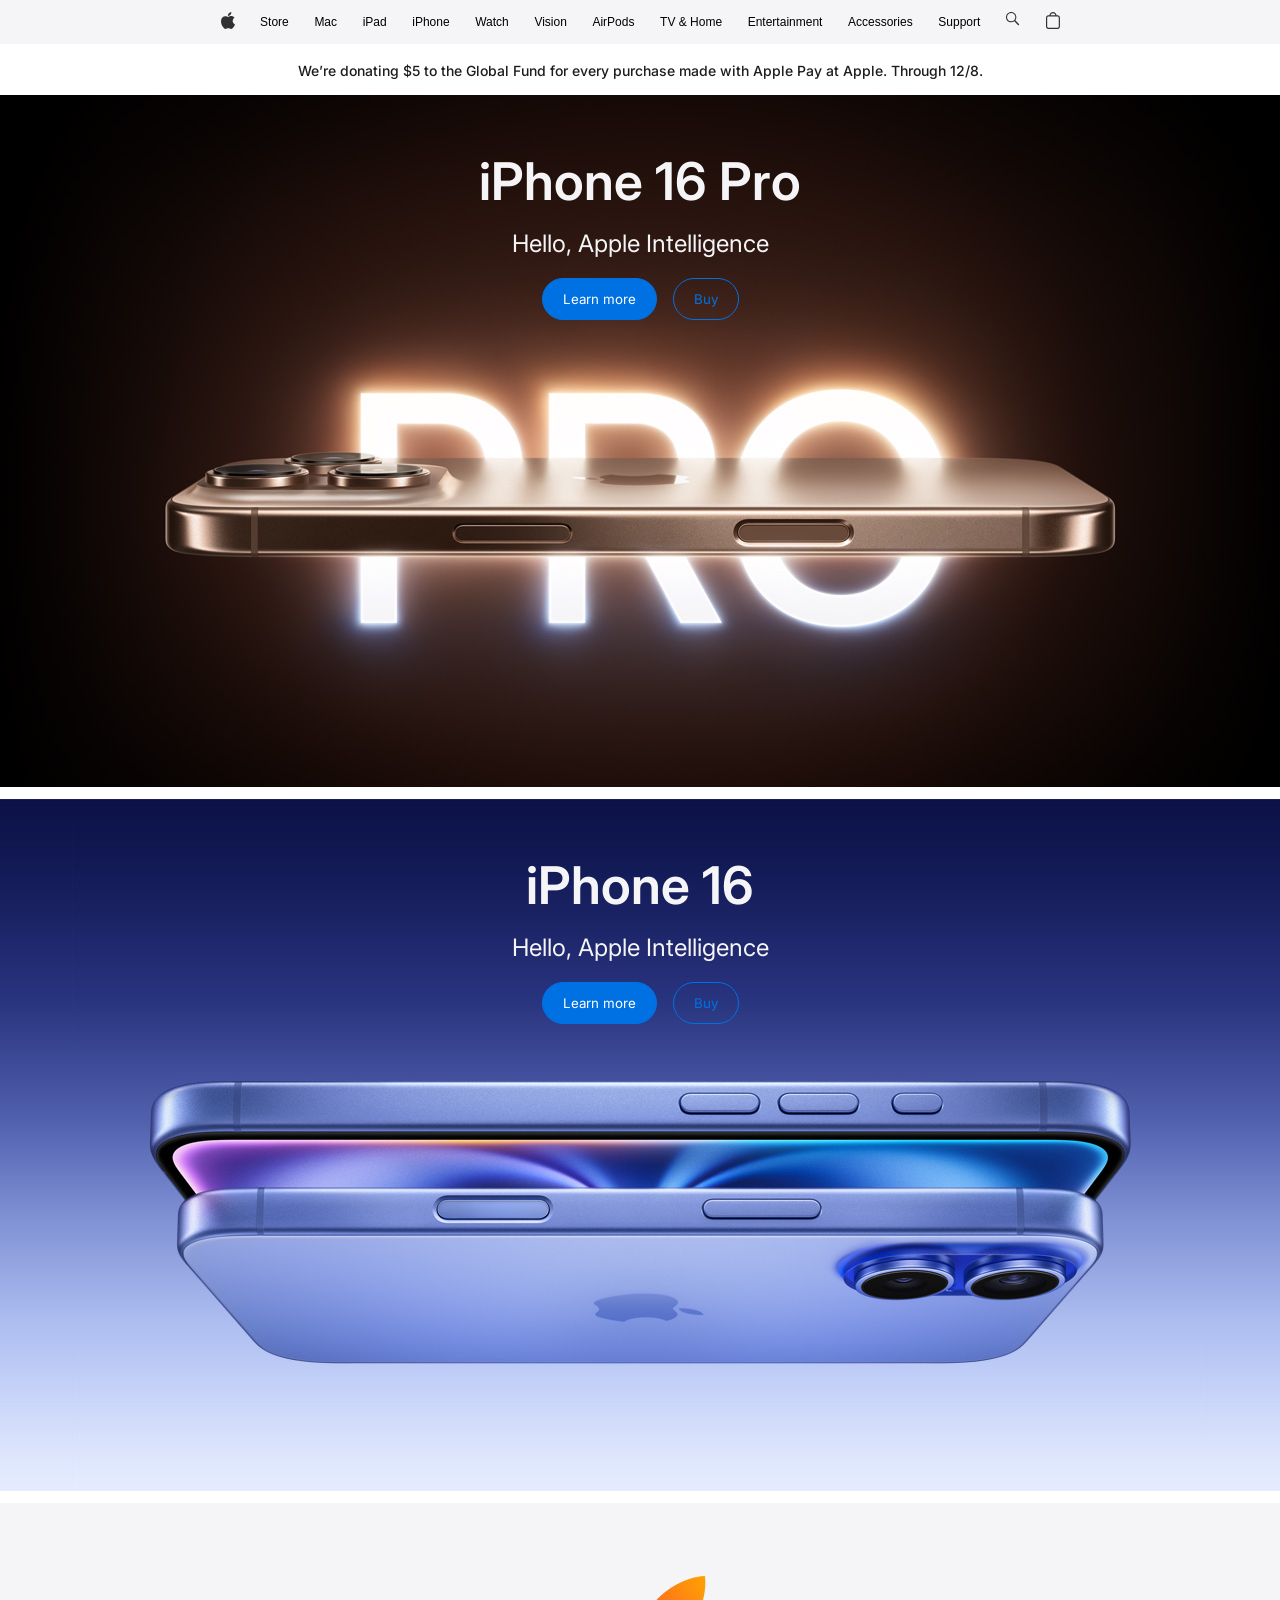
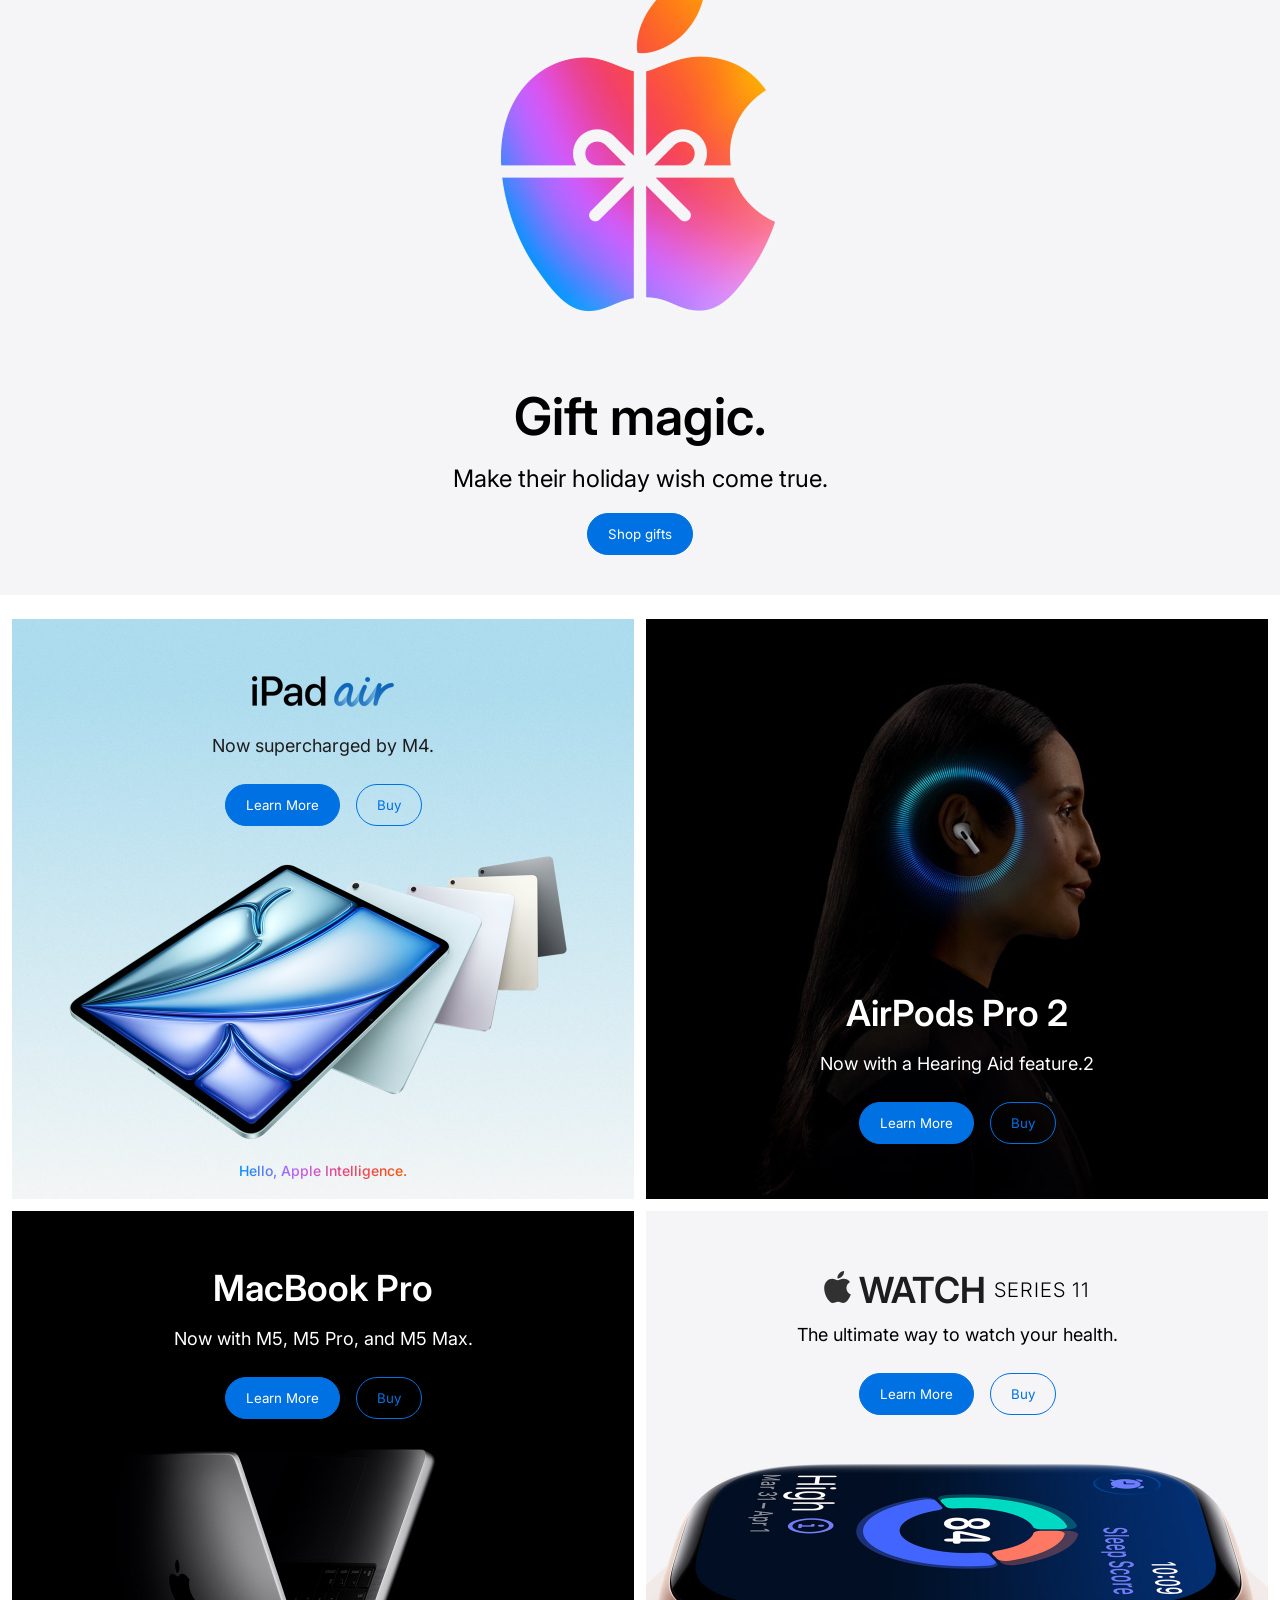
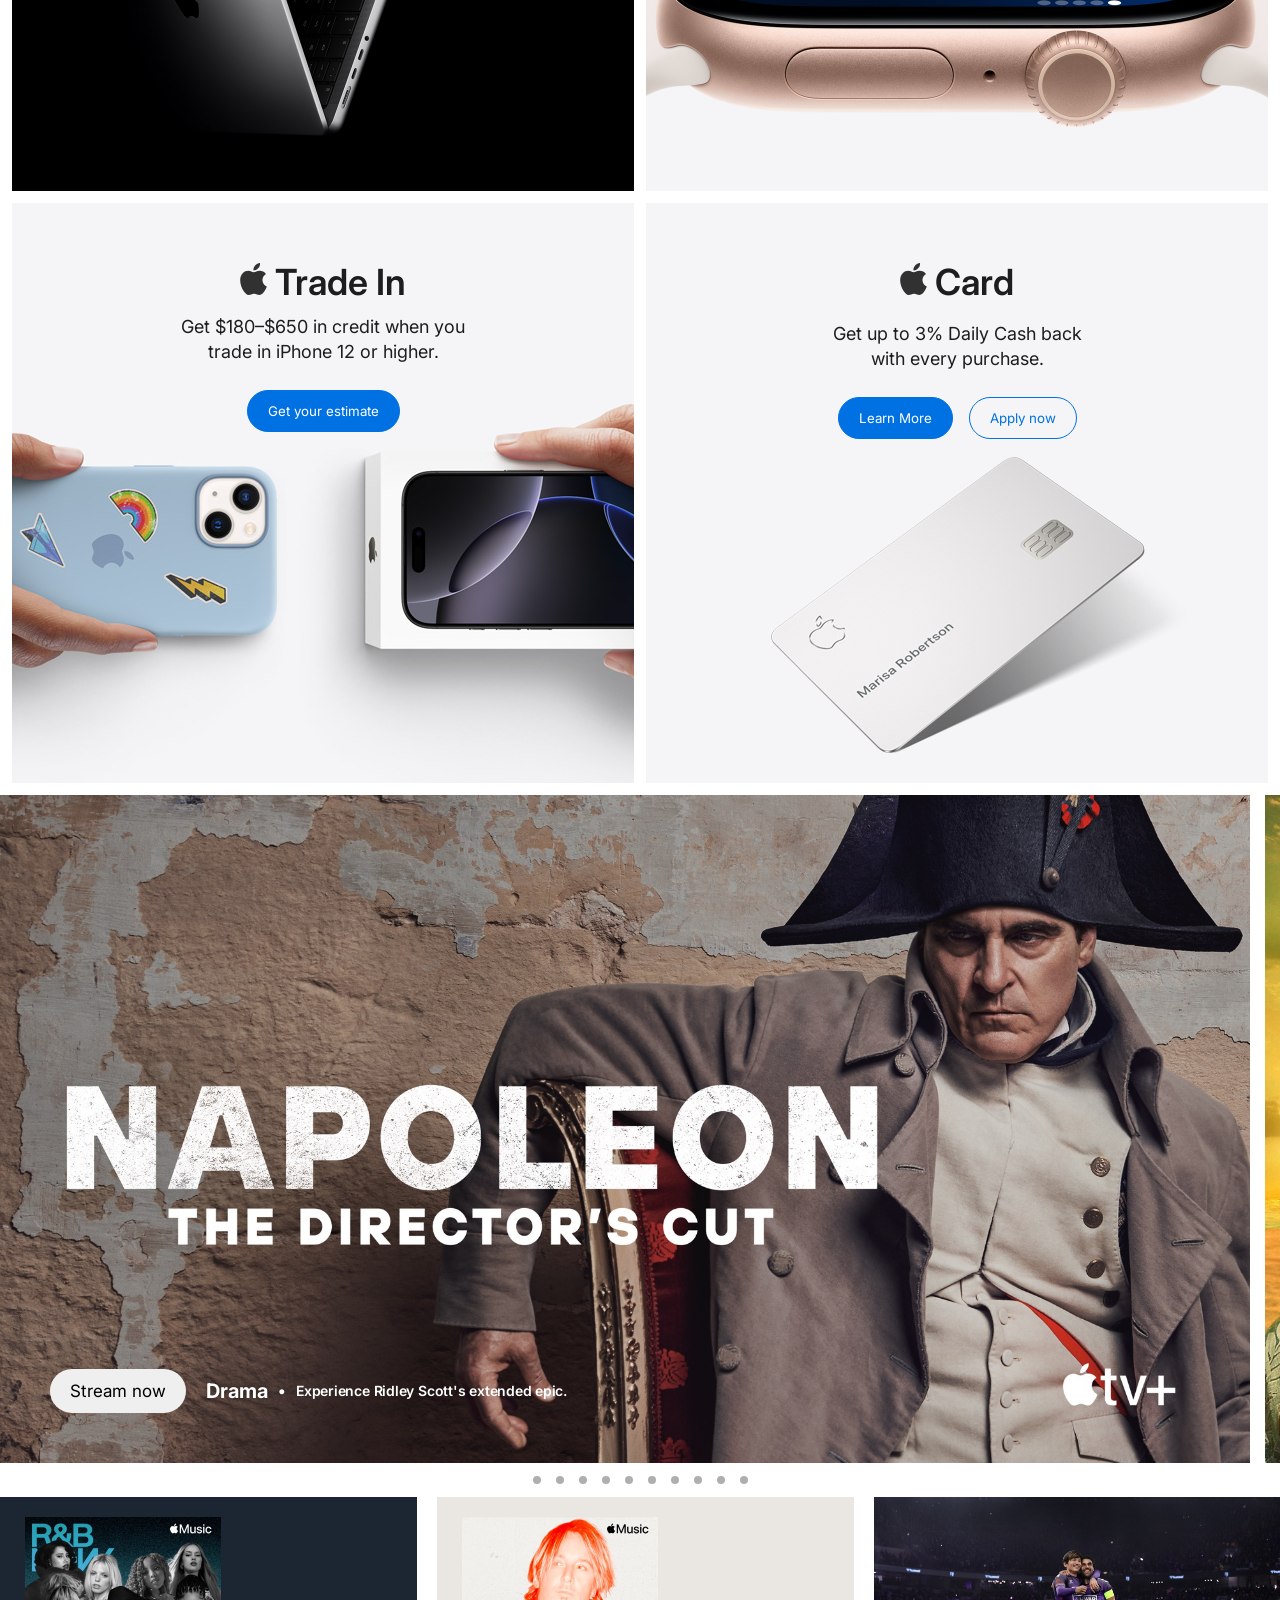
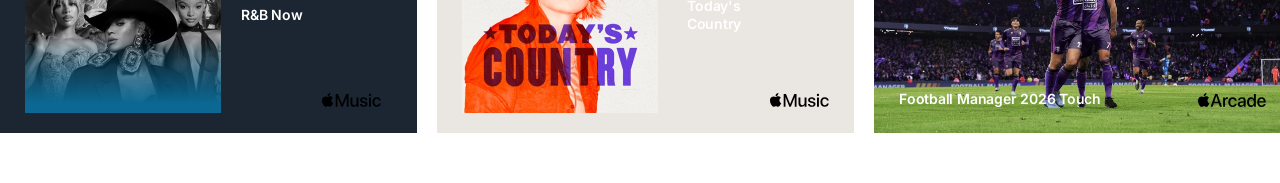
<file: index.html>
<!doctype html>
<html lang="en">
  <head>
    <meta charset="UTF-8" />
    <meta name="viewport" content="width=device-width, initial-scale=1.0" />
    <title>Document</title>
    <link rel="stylesheet" href="style.css" />
    <link rel="stylesheet" href="tablet.css" />
    =
    <link rel="stylesheet" href="mobile.css" />
    <link rel="preconnect" href="https://fonts.googleapis.com" />
    <link rel="preconnect" href="https://fonts.gstatic.com" crossorigin />
    <link
      href="https://fonts.googleapis.com/css2?family=Bebas+Neue&family=Google+Sans+Flex:opsz,wght@6..144,1..1000&family=Inter:ital,opsz,wght@0,14..32,100..900;1,14..32,100..900&display=swap"
      rel="stylesheet"
    />
  </head>
  <body>
    <nav>
      <a href="index.html"><img src="nav-icon/Vector.svg" alt="" /></a>
      <a class="label" href="store.html">Store</a>
      <a class="label" href="">Mac</a>
      <a class="label" href="">iPad</a>
      <a class="label" href="">iPhone</a>
      <a class="label" href="">Watch</a>
      <a class="label" href="">Vision</a>
      <a class="label" href="">AirPods</a>
      <a class="label" href="">TV & Home</a>
      <a class="label" href="">Entertainment</a>
      <a class="label" href="">Accessories</a>
      <a class="label" href="">Support</a>
      <div class="gap">
        <a href="" id="search-icon"
          ><img src="nav-icon/Vector-2.svg" alt=""
        /></a>
        <a href=""><img src="nav-icon/Vector-3.svg" alt="" /></a>
        <a href="" id="menu-icon"><img src="nav-icon/menu.svg" alt="" /></a>
      </div>
    </nav>

    <div class="donation">
      We’re donating $5 to the Global Fund for every purchase made with
      Apple Pay at Apple. Through 12/8.
    </div>

    <main id="iphone16pro">
      <h2 class="title">iPhone 16 Pro</h2>
      <p class="subtitle">Hello, Apple Intelligence</p>
      <div class="buttons">
        <a href=""> <button class="button one">Learn more</button> </a>
        <a href=""> <button class="button two">Buy</button> </a>
      </div>
    </main>

    <main id="iphone16">
      <h2 class="title">iPhone 16</h2>
      <p class="subtitle">Hello, Apple Intelligence</p>
      <div class="buttons">
        <a href=""> <button class="button one">Learn more</button> </a>
        <a href=""> <button class="button two">Buy</button> </a>
      </div>
    </main>

    <main id="gift">
      <h2 class="title">Gift magic.</h2>
      <p class="subtitle">Make their holiday wish come true.</p>
      <div class="buttons">
        <a href="">
          <button class="button one">Shop gifts</button>
        </a>
      </div>
    </main>

    <div id="visible-item" class="product hide-item">
      <div class="product-title-contain">
        <img src="img/ipadair.png" alt="" />
      </div>
      <p class="product-subtitle">Now supercharged by M4.</p>
      <div class="buttons">
        <a href=""> <button class="button one">Learn More</button> </a>
        <a href=""> <button class="button two">Buy</button> </a>
      </div>
      <p class="gradient">Hello, Apple Intelligence.</p>
    </div>

    <div class="product-container">
      <div id="p1" class="product">
        <div class="product-title-contain change">
          <img src="img/ipadair.png" alt="" />
        </div>
        <h3 class="black hide-item">Apple for Small Business</h3>
        <p class="product-subtitle hide-item">
          Hardware, software, and expert help - all in one place.
        </p>
        <p class="product-subtitle change">Now supercharged by M4.</p>
        <div class="buttons">
          <a href=""> <button class="button one">Learn More</button> </a>
          <a class="change" href="">
            <button class="button two">Buy</button>
          </a>
        </div>
        <p class="gradient change">Hello, Apple Intelligence.</p>
      </div>

      <div id="p2" class="product">
        <h3 class="white">AirPods Pro 2</h3>
        <p class="product-subtitle white change">
          Now with a Hearing Aid feature.2
        </p>
        <p class="product-subtitle white hide-item">
          Iconic. Now supersonic. Available with Active Noise Cancellation.2
        </p>
        <div class="buttons">
          <a href=""> <button class="button one">Learn More</button> </a>
          <a href=""> <button class="button two">Buy</button> </a>
        </div>
      </div>

      <div id="p3" class="product">
        <h3 class="white">MacBook Pro</h3>
        <p class="product-subtitle white">Now with M5, M5 Pro, and M5 Max.</p>
        <div class="buttons">
          <a href=""> <button class="button one">Learn More</button> </a>
          <a href=""> <button class="button two">Buy</button> </a>
        </div>
      </div>

      <div id="p4" class="product">
        <div id="applewatch">
          <div class="product-title-contain">
            <img class="applelogo" src="img/apple.svg" alt="" />
            <h3>WATCH</h3>
            <h3 id="watch">SERIES 11</h3>
          </div>
        </div>
        <p class="product-subtitle black">
          The ultimate way to watch your health.
        </p>
        <div class="buttons">
          <a href=""> <button class="button one">Learn More</button> </a>
          <a href=""> <button class="button two">Buy</button> </a>
        </div>
      </div>

      <div id="p5" class="product">
        <div id="applewatch">
          <div class="product-title-contain">
            <img class="applelogo" src="img/apple.svg" alt="" />
            <h3>Trade In</h3>
          </div>
        </div>
        <p class="product-subtitle">
          Get $180–$650 in credit when you <br />
          trade in iPhone 12 or higher.
        </p>
        <a href=""> <button class="button one">Get your estimate</button> </a>
      </div>

      <div id="p6" class="product">
        <div class="product-title-contain change">
          <img class="applelogo" src="img/apple.svg" alt="" />
          <h3>Card</h3>
        </div>
        <h3 class="hide-item">Carrier deals at Apple</h3>
        <p class="product-subtitle hide-item">
          Get up to $1000 in credit on a new iPhone. Trade-in may be required.
        </p>
        <p class="product-subtitle change">
          Get up to 3% Daily Cash back <br />
          with every purchase.
        </p>
        <div class="buttons">
          <a class="hide-item" href="">
            <button class="button one">Find your deal</button>
          </a>
          <a class="change" href="">
            <button class="button one">Learn More</button>
          </a>
          <a class="change" href="">
            <button class="button two">Apply now</button>
          </a>
        </div>
      </div>
    </div>

    <footer>
      <div class="sliders" id="slide1">
        <div class="slider-container">
          <a href="">
            <button class="stream-button">Stream now</button>
          </a>
          <p class="category">Drama</p>
          <p class="tseg">·</p>
          <p class="info">Experience Ridley Scott's extended epic.</p>
        </div>
      </div>
      <div class="sliders" id="slide2">
        <div class="slider-container">
          <a href="">
            <button class="stream-button">Stream now</button>
          </a>
          <p class="category">Comedy</p>
          <p class="tseg">·</p>
          <p class="info">The shady side of paradise.</p>
        </div>
      </div>
      <div class="sliders" id="slide3">
        <div class="slider-container">
          <a href="">
            <button class="stream-button">Stream now</button>
          </a>
          <p class="category">Action</p>
          <p class="tseg">·</p>
          <p class="info">Worst. Heist. Ever.</p>
        </div>
      </div>
      <div class="sliders" id="slide4">
        <div class="slider-container">
          <a href="">
            <button class="stream-button">Stream now</button>
          </a>
          <p class="category">Documentary</p>
          <p class="tseg">·</p>
          <p class="info">All that glitters isn't gold.</p>
        </div>
      </div>
      <div class="sliders" id="slide5">
        <div class="slider-container">
          <a href="">
            <button class="stream-button">Stream now</button>
          </a>
          <p class="info">Watch Messi, every club, and every match--live.</p>
        </div>
      </div>
      <div class="sliders" id="slide6">
        <div class="slider-container">
          <a href="">
            <button class="stream-button">Stream now</button>
          </a>
          <p class="category">Crime</p>
          <p class="tseg">·</p>
          <p class="info">Presume nothing.</p>
        </div>
      </div>
      <div class="sliders" id="slide7">
        <div class="slider-container">
          <a href="">
            <button class="stream-button">Stream now</button>
          </a>
          <p class="category">Drama</p>
          <p class="tseg">·</p>
          <p class="info">New season.</p>
        </div>
      </div>
      <div class="sliders" id="slide8">
        <div class="slider-container">
          <a href="">
            <button class="stream-button">See the schedule</button>
          </a>
          <p class="info">Live MLB games, every Friday.</p>
        </div>
      </div>
      <div class="sliders" id="slide9">
        <div class="slider-container">
          <a href="">
            <button class="stream-button">Stream now</button>
          </a>
          <p class="category">Thriller</p>
          <p class="tseg">·</p>
          <p class="info">
            Natalie Portman and Moses Ingram star in a visionary noir thriller.
          </p>
        </div>
      </div>
      <div class="sliders" id="slide10">
        <div class="slider-container">
          <a href="">
            <button class="stream-button">Stream now</button>
          </a>
          <p class="category">Drama</p>
          <p class="tseg">·</p>
          <p class="info">16 Emmy® Nominations Including Best Drama.</p>
        </div>
      </div>
    </footer>

    <div id="bullets">
      <a class="bullet" id="" href="#slide1"></a>
      <a class="bullet" id="" href="#slide2"></a>
      <a class="bullet" id="" href="#slide3"></a>
      <a class="bullet" id="" href="#slide4"></a>
      <a class="bullet" id="" href="#slide5"></a>
      <a class="bullet" id="" href="#slide6"></a>
      <a class="bullet" id="" href="#slide7"></a>
      <a class="bullet" id="" href="#slide8"></a>
      <a class="bullet" id="b9" href="#slide9"></a>
      <a class="bullet" id="b10" href="#slide10"></a>
    </div>

    <div id="last">
      <div id="ursdag-zuragnuud">
        <div class="music" id="m1">
          <button class="ursdag-button">Listen Now</button>
          <div class="music-info">
            <img class="music-img" src="ursdag/1.jpg" alt="" />
            <p class="info">R&B Now</p>
          </div>
          <img class="applemusicsvg" src="img/applemusic.svg" alt="" />
        </div>
        <div class="music" id="m2">
          <button class="ursdag-button">Listen Now</button>
          <div class="music-info">
            <img class="music-img" src="ursdag/2.jpg" alt="" />
            <p class="info">Today's Country</p>
          </div>
          <img class="applemusicsvg" src="img/applemusic.svg" alt="" />
        </div>
        <div class="news" id="n3">
          <button class="ursdag-button">Listen Now</button>
          <p class="info">Football Manager 2026 Touch</p>
          <img class="applemusicsvg" src="img/arcade.svg" alt="" />
        </div>
        <div class="news" id="n4">
          <button class="ursdag-button">Listen Now</button>
          <p class="info">6 Weeks to Restart Your Fitness</p>
          <img class="applemusicsvg" src="img/fitness.svg" alt="" />
        </div>
        <div class="news" id="n5">
          <button class="ursdag-button">Listen Now</button>
          <p class="info">NBA 2K25 Arcade Edition</p>
          <img class="applemusicsvg" src="img/arcade.svg" alt="" />
        </div>
        <div class="news" id="n6">
          <button class="ursdag-button">Listen Now</button>
          <p class="info">Strength with Kim</p>
          <img class="applemusicsvg" src="img/fitness.svg" alt="" />
        </div>
        <div class="news" id="n7">
          <button class="ursdag-button">Listen Now</button>
          <p class="info">Run your first 5k</p>
          <img class="applemusicsvg" src="img/arcade.svg" alt="" />
        </div>
        <div class="music" id="m8">
          <button class="ursdag-button">Listen Now</button>
          <div class="music-info">
            <img class="music-img" src="ursdag/8.jpg" alt="" />
            <p class="info">Today's Indie Rock</p>
          </div>
          <img class="applemusicsvg" src="img/applemusic.svg" alt="" />
        </div>
        <div class="news" id="n9">
          <button class="ursdag-button">Listen Now</button>
          <p class="info">Hello Kitty Island Adventure</p>
          <img class="applemusicsvg" src="img/arcade.svg" alt="" />
        </div>
        <div class="music" id="m10">
          <button class="ursdag-button">Listen Now</button>
          <div class="music-info">
            <img class="music-img" src="ursdag/10.jpg" alt="" />
            <p class="info">Strength with Kaylee</p>
          </div>
          <img class="applemusicsvg" src="img/applemusic.svg" alt="" />
        </div>

        <div class="music" id="m1">
          <button class="ursdag-button">Listen Now</button>
          <div class="music-info">
            <img class="music-img" src="ursdag/1.jpg" alt="" />
            <p class="info">R&B Now</p>
          </div>
          <img class="applemusicsvg" src="img/applemusic.svg" alt="" />
        </div>
        <div class="music" id="m2">
          <button class="ursdag-button">Listen Now</button>
          <div class="music-info">
            <img class="music-img" src="ursdag/2.jpg" alt="" />
            <p class="info">Today's Country</p>
          </div>
          <img class="applemusicsvg" src="img/applemusic.svg" alt="" />
        </div>
        <div class="news" id="n3">
          <button class="ursdag-button">Listen Now</button>
          <p class="info">Football Manager 2026 Touch</p>
          <img class="applemusicsvg" src="img/arcade.svg" alt="" />
        </div>
        <div class="news" id="n4">
          <button class="ursdag-button">Listen Now</button>
          <p class="info">6 Weeks to Restart Your Fitness</p>
          <img class="applemusicsvg" src="img/fitness.svg" alt="" />
        </div>
        <div class="news" id="n5">
          <button class="ursdag-button">Listen Now</button>
          <p class="info">NBA 2K25 Arcade Edition</p>
          <img class="applemusicsvg" src="img/arcade.svg" alt="" />
        </div>
        <div class="news" id="n6">
          <button class="ursdag-button">Listen Now</button>
          <p class="info">Strength with Kim</p>
          <img class="applemusicsvg" src="img/fitness.svg" alt="" />
        </div>
        <div class="news" id="n7">
          <button class="ursdag-button">Listen Now</button>
          <p class="info">Run your first 5k</p>
          <img class="applemusicsvg" src="img/arcade.svg" alt="" />
        </div>
        <div class="music" id="m8">
          <button class="ursdag-button">Listen Now</button>
          <div class="music-info">
            <img class="music-img" src="ursdag/8.jpg" alt="" />
            <p class="info">Today's Indie Rock</p>
          </div>
          <img class="applemusicsvg" src="img/applemusic.svg" alt="" />
        </div>
        <div class="news" id="n9">
          <button class="ursdag-button">Listen Now</button>
          <p class="info">Hello Kitty Island Adventure</p>
          <img class="applemusicsvg" src="img/arcade.svg" alt="" />
        </div>
        <div class="music" id="m10">
          <button class="ursdag-button">Listen Now</button>
          <div class="music-info">
            <img class="music-img" src="ursdag/10.jpg" alt="" />
            <p class="info">Strength with Kaylee</p>
          </div>
          <img class="applemusicsvg" src="img/applemusic.svg" alt="" />
        </div>
      </div>
    </div>
  </body>
</html>
</file>
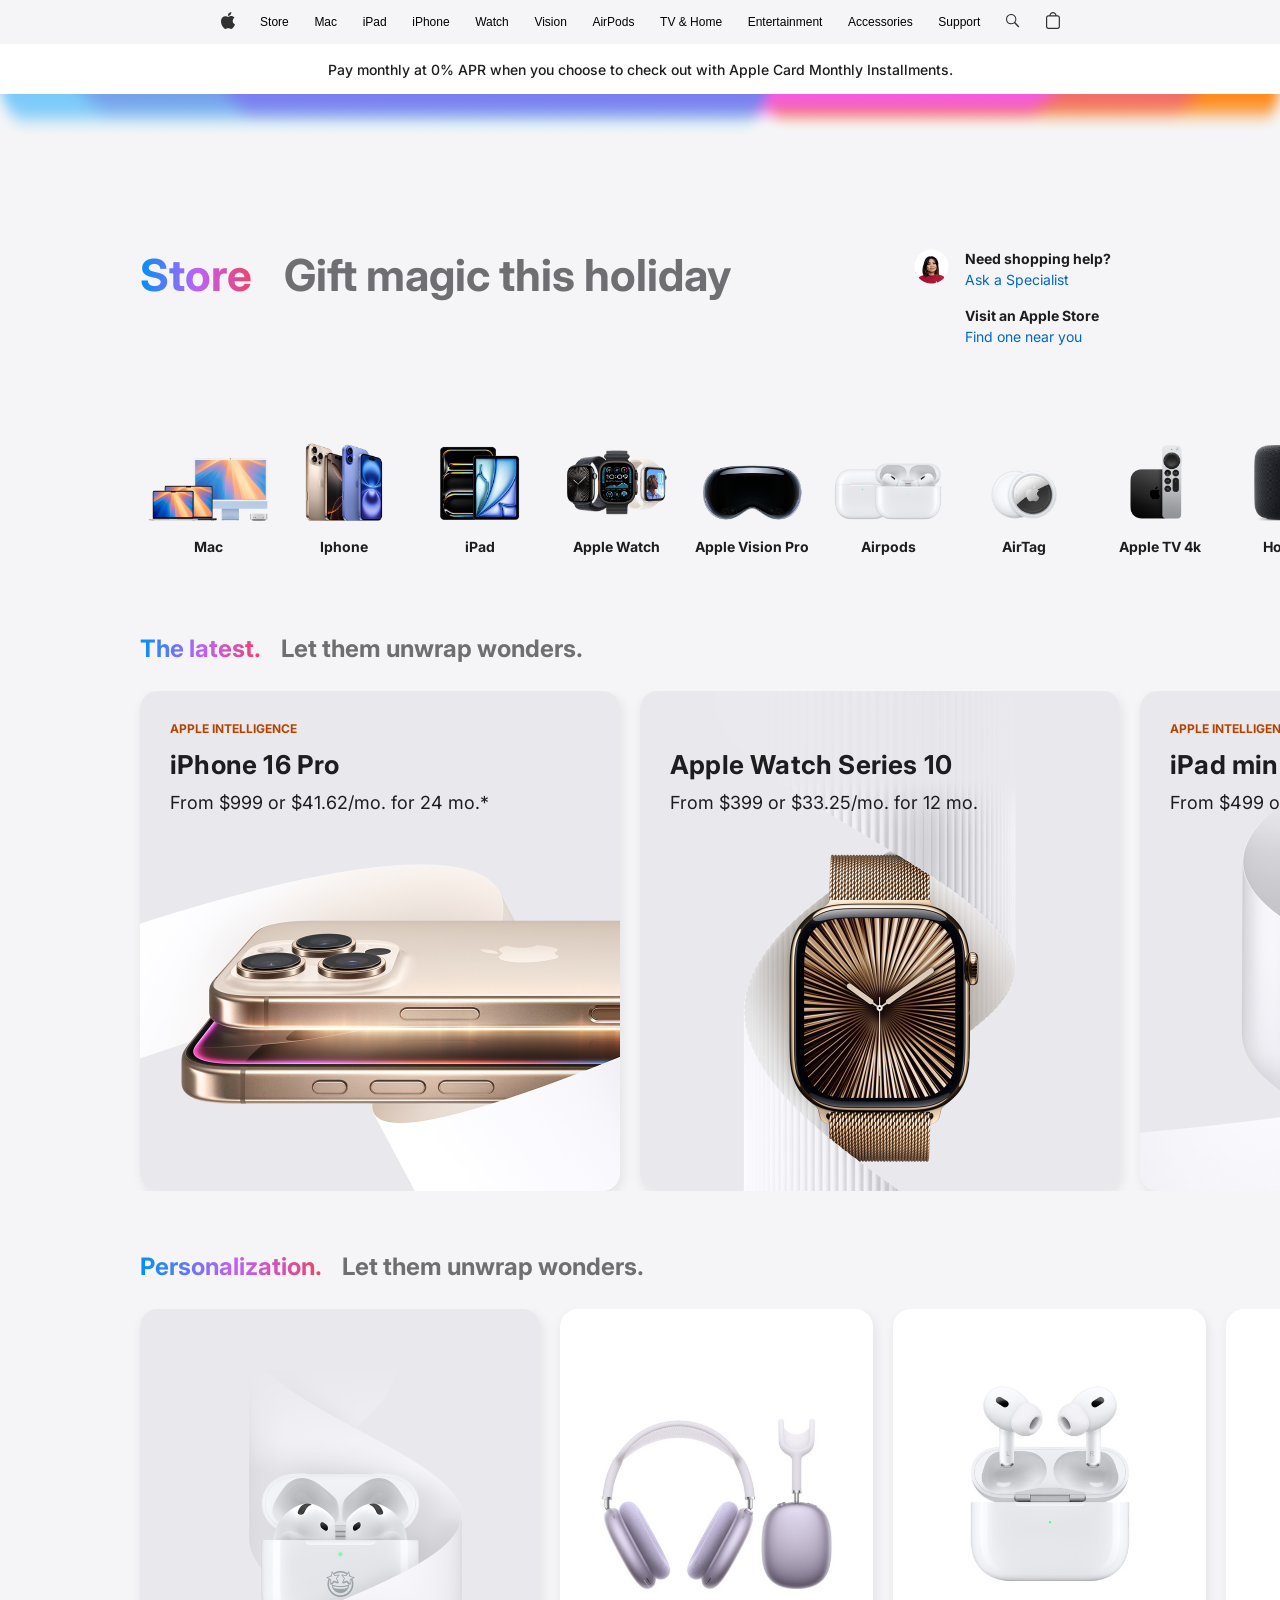
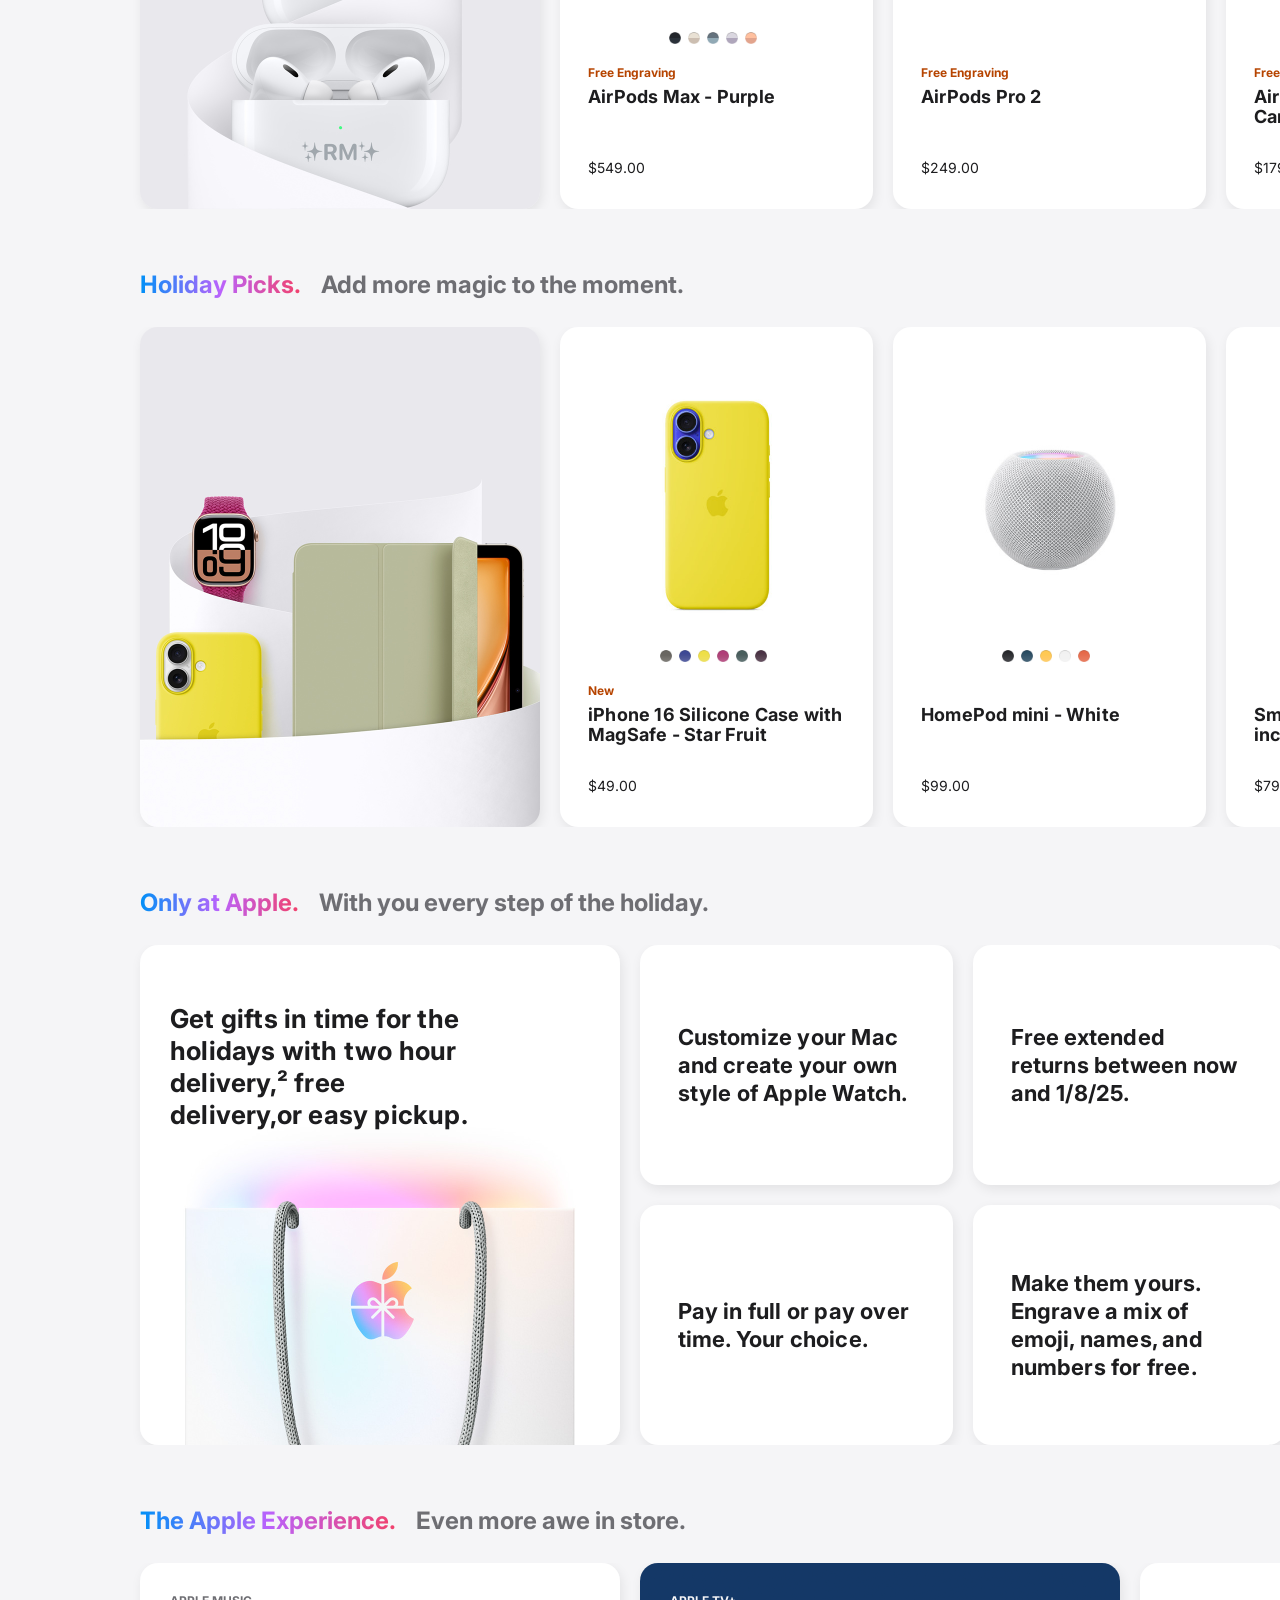
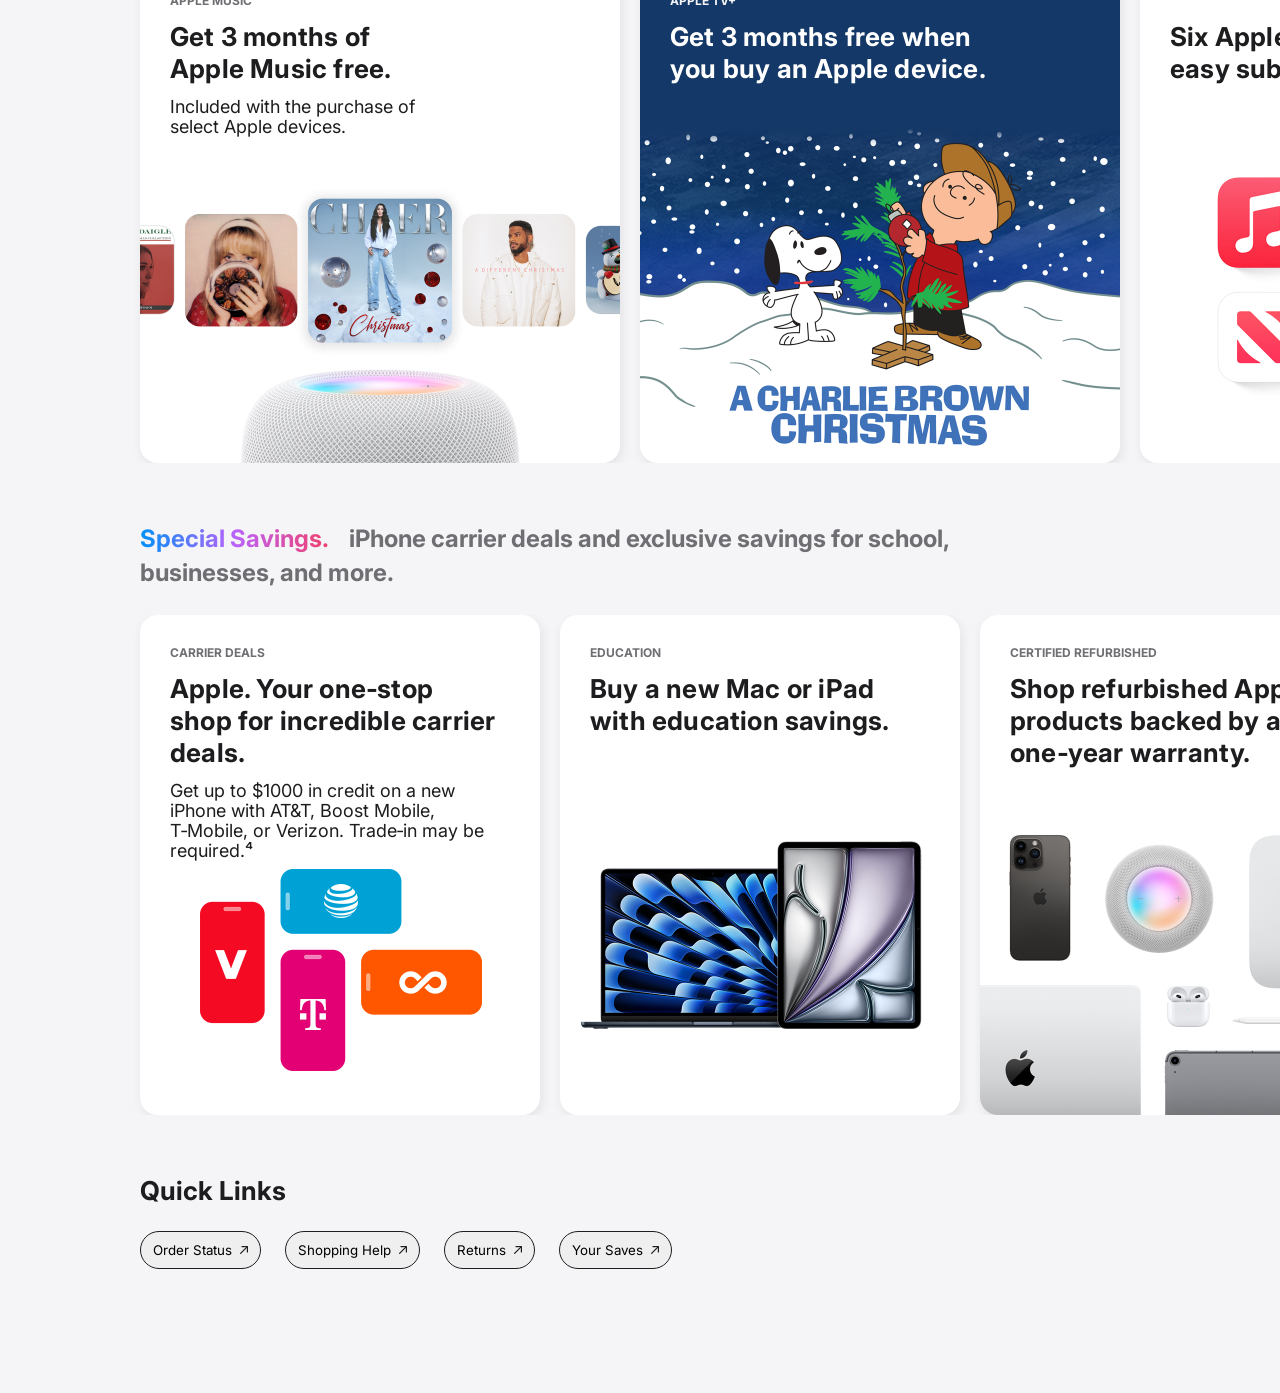
<file: store.html>
<!doctype html>
<html lang="en">
  <head>
    <meta charset="UTF-8" />
    <meta name="viewport" content="width=device-width, initial-scale=1.0" />
    <title>Apple Store</title>
    <link rel="stylesheet" href="store.css" />
    <link rel="preconnect" href="https://fonts.googleapis.com" />
    <link rel="preconnect" href="https://fonts.gstatic.com" crossorigin />
    <link
      href="https://fonts.googleapis.com/css2?family=Bebas+Neue&family=Google+Sans+Flex:opsz,wght@6..144,1..1000&family=Inter:ital,opsz,wght@0,14..32,100..900;1,14..32,100..900&display=swap"
      rel="stylesheet"
    />
  </head>
  <body>
    <nav class="center">
      <a href="index.html"><img src="nav-icon/Vector.svg" alt="" /></a>
      <a href="">Store</a>
      <a href="">Mac</a>
      <a href="">iPad</a>
      <a href="">iPhone</a>
      <a href="">Watch</a>
      <a href="">Vision</a>
      <a href="">AirPods</a>
      <a href="">TV & Home</a>
      <a href="">Entertainment</a>
      <a href="">Accessories</a>
      <a href="">Support</a>
      <a href=""><img src="nav-icon/Vector-2.svg" alt="" /></a>
      <a href=""><img src="nav-icon/Vector-3.svg" alt="" /></a>
    </nav>

    <div class="donation center">
      Pay monthly at 0% APR when you choose to check out with Apple Card Monthly
      Installments.
    </div>

    <img id="gradientimg" src="store-img/store-header.png" alt="" />
    <div class="store-help">
      <div class="container">
        <h2 class="store-help-h2 gradient">Store</h2>
        <h2 class="store-help-h2 saaral">Gift magic this holiday</h2>
      </div>

      <div id="help-center">
        <div>
          <img id="help-center-img" src="store-img/helpgirl.jpg" alt="" />
        </div>

        <div id="need-help">
          <div>
            <p class="txt1">Need shopping help?</p>
            <a class="help-link" href="">Ask a Specialist</a>
          </div>
          <div>
            <p class="txt1">Visit an Apple Store</p>
            <a class="help-link" href="">Find one near you</a>
          </div>
        </div>
      </div>
    </div>

    <div id="category">
      <div class="category-contain">
        <div class="img-container">
          <img src="store-img/shop-category/mac.png" alt="" />
        </div>
        <h3>Mac</h3>
      </div>

      <div class="category-contain">
        <div class="img-container">
          <img src="store-img/shop-category/iphone.png" alt="" />
        </div>
        <h3>Iphone</h3>
      </div>

      <div class="category-contain">
        <div class="img-container">
          <img src="store-img/shop-category/ipad.png" alt="" />
        </div>
        <h3>iPad</h3>
      </div>

      <div class="category-contain">
        <div class="img-container">
          <img src="store-img/shop-category/applewatch.png" alt="" />
        </div>
        <h3>Apple Watch</h3>
      </div>

      <div class="category-contain">
        <div class="img-container">
          <img src="store-img/shop-category/applevision.png" alt="" />
        </div>
        <h3>Apple Vision Pro</h3>
      </div>

      <div class="category-contain">
        <div class="img-container">
          <img src="store-img/shop-category/airpods.png" alt="" />
        </div>
        <h3>Airpods</h3>
      </div>

      <div class="category-contain">
        <div class="img-container">
          <img src="store-img/shop-category/airtag.png" alt="" />
        </div>
        <h3>AirTag</h3>
      </div>

      <div class="category-contain">
        <div class="img-container">
          <img src="store-img/shop-category/appletv.png" alt="" />
        </div>
        <h3>Apple TV 4k</h3>
      </div>

      <div class="category-contain">
        <div class="img-container">
          <img src="store-img/shop-category/homepod.png" alt="" />
        </div>
        <h3>Homepod</h3>
      </div>

      <div class="category-contain">
        <div class="img-container">
          <img src="store-img/shop-category/accessories.png" alt="" />
        </div>
        <h3>Accessories</h3>
      </div>

      <div class="category-contain">
        <div class="img-container">
          <img src="store-img/shop-category/giftcard.png" alt="" />
        </div>
        <h3>Apple Gift Card</h3>
      </div>
    </div>

    <div class="garchig-container">
      <h3 class="garchig gradient">The latest.</h3>
      <h3 class="garchig saaral">Let them unwrap wonders.</h3>
    </div>

    <section id="latest">
      <div class="card-container">
        <div class="card background-center" id="first">
          <h5>APPLE INTELLIGENCE</h5>
          <h4>iPhone 16 Pro</h4>
          <p>From $999 or $41.62/mo. for 24 mo.*</p>
        </div>
        <div class="card background-center" id="second">
          <h5><br /></h5>
          <h4>Apple Watch Series 10</h4>
          <p>From $399 or $33.25/mo. for 12 mo.</p>
        </div>
        <div class="card background-center" id="third">
          <h5>APPLE INTELLIGENCE</h5>
          <h4>iPad mini</h4>
          <p>From $499 or $41.58/mo. for 12 mo.</p>
        </div>
        <div class="card background-center" id="fourth">
          <h5>APPLE INTELLIGENCE</h5>
          <h4>MacBook Pro</h4>
          <p>From $1599 or $133.25/mo. for 12 mo.</p>
        </div>
      </div>
    </section>

    <div class="garchig-container">
      <h3 class="garchig gradient">Personalization.</h3>
      <h3 class="garchig saaral">Let them unwrap wonders.</h3>
    </div>

    <section id="Personalization">
      <div class="card-container">
        <div class="card2 background-center" id="first"></div>
        <div class="card3">
          <img
            src="store-img/Personalization-img/2609ceeb74c88a8937d995e24c37c91f4084949c.jpg"
            alt=""
            class="baraa-img"
          />

          <div class="dot-container">
            <img
              src="store-img/color-dots/57943202e808d77abad5dabffc96c10a03d7c737.jpg"
              alt=""
              class="color-dot"
            /><img
              src="store-img/color-dots/7068a3164a1437cde8990eb8a05074bd7844af76.jpg"
              alt=""
              class="color-dot"
            /><img
              src="store-img/color-dots/865ab9cf96a81f63746fc5146433d68082189f87.jpg"
              alt=""
              class="color-dot"
            /><img
              src="store-img/color-dots/badf95791c7cad940549a7a420148fabe0d9f366.jpg"
              alt=""
              class="color-dot"
            /><img
              src="store-img/color-dots/c8859a38becf3dafbd1ac513c387931f8dd9004e.jpg"
              alt=""
              class="color-dot"
            />
          </div>

          <div class="medeelel">
            <div class="medeelel-head-con">
              <h5>Free Engraving</h5>
              <h4>AirPods Max - Purple</h4>
            </div>
            <p>$549.00</p>
          </div>
        </div>

        <div class="card3">
          <img
            src="store-img/Personalization-img/863332f402f27d03cdecf714f73f92304e551a68.jpg"
            alt=""
            class="baraa-img"
          />

          <div class="dot-container"><br /></div>

          <div class="medeelel">
            <div class="medeelel-head-con">
              <h5>Free Engraving</h5>
              <h4>AirPods Pro 2</h4>
            </div>
            <p>$249.00</p>
          </div>
        </div>

        <div class="card3">
          <img
            src="store-img/Personalization-img/36d7e67985c8efaa8d3eb3e76015e0998ef9509b.jpg"
            alt=""
            class="baraa-img"
          />

          <div class="dot-container"><br /></div>

          <div class="medeelel">
            <div class="medeelel-head-con">
              <h5>Free Engraving</h5>
              <h4>AirPods 4 with Active Noise Cancellation</h4>
            </div>
            <p>$179.00</p>
          </div>
        </div>

        <div class="card3">
          <img
            src="store-img/Personalization-img/9c27be91006917b2bc4752dedf37023b08a9cafa.jpg"
            alt=""
            class="baraa-img"
          />

          <div class="dot-container"><br /></div>

          <div class="medeelel">
            <div class="medeelel-head-con">
              <h5>Free Engraving</h5>
              <h4>Apple Pencil Pro</h4>
            </div>
            <p>$49.00</p>
          </div>
        </div>
      </div>
    </section>

    <div class="garchig-container">
      <h3 class="garchig gradient">Holiday Picks.</h3>
      <h3 class="garchig saaral">Add more magic to the moment.</h3>
    </div>

    <!-- <section id="holiday-picks">
      <div class="card-container"></div>
    </section> -->
    <section id="holiday-picks">
      <div class="card-container">
        <div class="card2 background-center" id="first"></div>
        <div class="card3">
          <img
            src="store-img/holiday-picks-img/c016407b1d2afca1eb640b5c24fa60b9d88f09e8.jpg"
            alt=""
            class="baraa-img"
          />

          <div class="dot-container">
            <img
              src="store-img/holiday-pick-color-dots/dots1/1f3bb219a6f22780133ce85e7bb588bc7174a3e6.jpg"
              alt=""
              class="color-dot"
            /><img
              src="store-img/holiday-pick-color-dots/dots1/207df8329ded2a4c11cc81e1616c8c9bfeb79697.jpg"
              alt=""
              class="color-dot"
            /><img
              src="store-img/holiday-pick-color-dots/dots1/2325a32458ffeff83fcf42d8328a670b959767f5.jpg"
              alt=""
              class="color-dot"
            /><img
              src="store-img/holiday-pick-color-dots/dots1/34abf4e745e114b233019ed7da3feb256776720e.jpg"
              alt=""
              class="color-dot"
            /><img
              src="store-img/holiday-pick-color-dots/dots1/c2f70733b60fb3c92ee60f4a571450be3a6da4e6.jpg"
              alt=""
              class="color-dot"
            />
            <img
              src="store-img/holiday-pick-color-dots/dots1/dd058ea9f8f4c85e38dc4da07a1e1c5c78b35748.jpg"
              alt=""
              class="color-dot"
            />
          </div>

          <div class="medeelel">
            <div class="medeelel-head-con">
              <h5>New</h5>
              <h4>iPhone 16 Silicone Case with MagSafe - Star Fruit</h4>
            </div>
            <p>$49.00</p>
          </div>
        </div>
        <div class="card3">
          <img
            src="store-img/holiday-picks-img/55524950c6b2950e36e95b097ede33316f9d3373.jpg"
            alt=""
            class="baraa-img"
          />

          <div class="dot-container">
            <img
              src="store-img/holiday-pick-color-dots/dots2/23d93f906dbbcc8d60b3f52b08486cf0e1ca251f.jpg"
              alt=""
              class="color-dot"
            />
            <img
              src="store-img/holiday-pick-color-dots/dots2/40e5c9b60bace1cd7e336babd63a87cf1e366b02.jpg"
              alt=""
              class="color-dot"
            />
            <img
              src="store-img/holiday-pick-color-dots/dots2/533fa80d4386ea723977e96e42f48f80bc3145e9.jpg"
              alt=""
              class="color-dot"
            />
            <img
              src="store-img/holiday-pick-color-dots/dots2/ced432f332433aaacf4ef8baede6e457fb29bfc6.jpg"
              alt=""
              class="color-dot"
            />
            <img
              src="store-img/holiday-pick-color-dots/dots2/e528605bb65a0fcaec218e061051005bdf470921.jpg"
              alt=""
              class="color-dot"
            />
          </div>

          <div class="medeelel">
            <div class="medeelel-head-con">
              <h5><br /></h5>
              <h4>HomePod mini - White</h4>
            </div>
            <p>$99.00</p>
          </div>
        </div>
        <div class="card3">
          <img
            src="store-img/holiday-picks-img/72d5185ead4c03bca33e9d4984ab45cf6c148938.jpg"
            alt=""
            class="baraa-img"
          />

          <div class="dot-container">
            <img
              src="store-img/holiday-pick-color-dots/dots3/d2a3be9f4aad223f6701bca74dfd87d33b346041.jpg"
              alt=""
              class="color-dot"
            />
            <img
              src="store-img/holiday-pick-color-dots/dots3/8aa3c7425b5c3701d68c9c95fc36d449dcf39dad.jpg"
              alt=""
              class="color-dot"
            />
            <img
              src="store-img/holiday-pick-color-dots/dots3/ae64ddb28a4654d49117f13791a24ed88875d445.jpg"
              alt=""
              class="color-dot"
            />
            <img
              src="store-img/holiday-pick-color-dots/dots3/4619b869d77bc4e57eac742b5de8f02a39e1101c.jpg"
              alt=""
              class="color-dot"
            />
          </div>

          <div class="medeelel">
            <div class="medeelel-head-con">
              <h5><br /></h5>
              <h4>Smart Folio for iPad Air 11 - inch (M2) - Sage</h4>
            </div>
            <p>$79.00</p>
          </div>
        </div>
        <div class="card3">
          <img
            src="store-img/holiday-picks-img/0c6d273e8e0627f20f389a36726a299eb458c853.jpg"
            alt=""
            class="baraa-img"
          />

          <div class="dot-container">
            <img
              src="store-img/holiday-pick-color-dots/dots4/f9873ca63737b947acfce824e2b8bf906f1400e4.jpg"
              alt=""
              class="color-dot"
            />
            <img
              src="store-img/holiday-pick-color-dots/dots4/09c0145e05700136e0f83a0b714675e6a672a603.jpg"
              alt=""
              class="color-dot"
            />
            <img
              src="store-img/holiday-pick-color-dots/dots4/dc31c8576f0862fd1d6597df2accaf07802294cf.jpg"
              alt=""
              class="color-dot"
            />
          </div>

          <div class="medeelel">
            <div class="medeelel-head-con">
              <h5>New</h5>
              <h4>Beats Solo 4 - On-Ear Wireless Headphones - Slate Blue</h4>
            </div>
            <p>$79.00</p>
          </div>
        </div>
      </div>
    </section>

    <div class="garchig-container">
      <h3 class="garchig gradient">Only at Apple.</h3>
      <h3 class="garchig saaral">With you every step of the holiday.</h3>
    </div>

    <section id="only-at-apple">
      <div class="card-container">
        <div class="card background-center" id="first">
          <h5 class="h5-saaral"><br /></h5>
          <h4>
            Get gifts in time for the holidays with two hour delivery,² free
            delivery,or easy pickup.
          </h4>
        </div>

        <div class="card4">
          <div class="card4-tal">
            <h4>
              Customize your Mac and create your own style of Apple Watch.
            </h4>
          </div>
          <div class="card4-tal">
            <h4>Pay in full or pay over time. Your choice.</h4>
          </div>
        </div>

        <div class="card4">
          <div class="card4-tal">
            <h4>Free extended returns between now and 1/8/25.</h4>
          </div>
          <div class="card4-tal">
            <h4>
              Make them yours. Engrave a mix of emoji, names, and numbers for
              free.
            </h4>
          </div>
        </div>

        <div class="card background-center" id="second">
          <h5 class="h5-saaral">APPLE TRADE IN</h5>
          <h4>Trade in your current device. Get credit toward a new one.³</h4>
        </div>

        <div class="card background-center" id="third">
          <h5 class="h5-saaral">APPLE SPECIALIST</h5>
          <h4>Find gifts with an Apple Specialist in a store or online.</h4>
        </div>
      </div>
    </section>

    <div class="garchig-container">
      <h3 class="garchig gradient">The Apple Experience.</h3>
      <h3 class="garchig saaral">Even more awe in store.</h3>
    </div>

    <section id="the-apple-experience">
      <div class="card-container">
        <div class="card background-center" id="first">
          <h5 class="h5-saaral">APPLE MUSIC</h5>
          <h4>Get 3 months of Apple Music free.</h4>
          <p>Included with the purchase of select Apple devices.</p>
        </div>

        <div class="card background-center" id="second">
          <h5 class="h5-white">APPLE TV+</h5>
          <h4 class="h4-white">
            Get 3 months free when you buy an Apple device.
          </h4>
          <p><br /></p>
        </div>

        <div class="card background-center" id="third">
          <h5 class="h5-saaral"><br /></h5>
          <h4>Six Apple services. One easy subscription.</h4>
          <p><br /></p>
        </div>

        <div class="card background-center" id="fourth">
          <h5 class="h5-saaral">APPLE INTELLIGENCE</h5>
          <h4>New features for writing, focus,communication, and more.</h4>
          <p><br /></p>
        </div>
      </div>
    </section>

    <div class="garchig-container break">
      <div class="garchig-break">
        <h3 class="garchig gradient">Special Savings.</h3>
        <h3 class="garchig saaral">
          iPhone carrier deals and exclusive savings for school,
        </h3>
      </div>
      <h3 class="garchig saaral">businesses, and more.</h3>
    </div>

    <section id="special-savings">
      <div class="card-container">
        <div class="card2 background-center" id="first">
          <h5 class="h5-saaral">CARRIER DEALS</h5>
          <h4>Apple. Your one‑stop shop for incredible carrier deals.</h4>
          <p>
            Get up to $1000 in credit on a new iPhone with AT&T, Boost Mobile,
            T‑Mobile, or Verizon. Trade‑in may be required.⁴
          </p>
        </div>
        <div class="card2 background-center" id="second">
          <h5 class="h5-saaral">EDUCATION</h5>
          <h4>Buy a new Mac or iPad with education savings.</h4>
          <p><br /></p>
        </div>
        <div class="card2 background-center" id="third">
          <h5 class="h5-saaral">CERTIFIED REFURBISHED</h5>
          <h4>
            Shop refurbished Apple products backed by a one‑year warranty.
          </h4>
          <p><br /></p>
        </div>
        <div class="card2 background-center" id="fourth">
          <h5 class="h5-saaral">BUSINESS</h5>
          <h4 class="h4-white">
            From enterprise to small business, we’ll work with you.
          </h4>
          <p><br /></p>
        </div>
        <div class="card2 background-center" id="fifth">
          <h5 class="h5-saaral">GOVERNMENT</h5>
          <h4>
            Special pricing is available for state, local, and federal agencies.
          </h4>
          <p><br /></p>
        </div>
      </div>
    </section>

    <div class="garchig-container" id="footer">
      <h3 class="footer-garchig">Quick Links</h3>
      <div class="button-container">
        <a href=""
          ><button class="quick-links">
            Order Status
            <svg
              xmlns="http://www.w3.org/2000/svg"
              width="8"
              height="8"
              viewBox="0 0 8 8"
              fill="none"
            >
              <path
                d="M8 5.94625C8 6.12913 7.93951 6.28112 7.81852 6.40222C7.69753 6.52332 7.55309 6.58387 7.38519 6.58387C7.21728 6.58387 7.07531 6.52209 6.95926 6.39852C6.84321 6.27495 6.78518 6.12913 6.78518 5.96108V4.30769L6.88889 1.86098L6.00741 2.86932L1.06667 7.81464C0.933333 7.93821 0.787654 8 0.62963 8C0.461728 8 0.314815 7.93574 0.188889 7.80723C0.062963 7.67871 0 7.5329 0 7.36979C0 7.20667 0.0641975 7.06086 0.192593 6.93234L5.13333 1.98702L6.13333 1.11955L3.66667 1.20853H2.03704C1.86914 1.20853 1.72469 1.15045 1.6037 1.03429C1.48272 0.918134 1.42222 0.778499 1.42222 0.615385C1.42222 0.447328 1.48148 0.30275 1.6 0.18165C1.71852 0.0605497 1.86914 0 2.05185 0H7.34074C7.54321 0 7.7037 0.0605497 7.82222 0.18165C7.94074 0.30275 8 0.459685 8 0.652456V5.94625Z"
                fill="#1D1D1F"
              />
            </svg></button
        ></a>

        <a href=""
          ><button class="quick-links">
            Shopping Help
            <svg
              xmlns="http://www.w3.org/2000/svg"
              width="8"
              height="8"
              viewBox="0 0 8 8"
              fill="none"
            >
              <path
                d="M8 5.94625C8 6.12913 7.93951 6.28112 7.81852 6.40222C7.69753 6.52332 7.55309 6.58387 7.38519 6.58387C7.21728 6.58387 7.07531 6.52209 6.95926 6.39852C6.84321 6.27495 6.78518 6.12913 6.78518 5.96108V4.30769L6.88889 1.86098L6.00741 2.86932L1.06667 7.81464C0.933333 7.93821 0.787654 8 0.62963 8C0.461728 8 0.314815 7.93574 0.188889 7.80723C0.062963 7.67871 0 7.5329 0 7.36979C0 7.20667 0.0641975 7.06086 0.192593 6.93234L5.13333 1.98702L6.13333 1.11955L3.66667 1.20853H2.03704C1.86914 1.20853 1.72469 1.15045 1.6037 1.03429C1.48272 0.918134 1.42222 0.778499 1.42222 0.615385C1.42222 0.447328 1.48148 0.30275 1.6 0.18165C1.71852 0.0605497 1.86914 0 2.05185 0H7.34074C7.54321 0 7.7037 0.0605497 7.82222 0.18165C7.94074 0.30275 8 0.459685 8 0.652456V5.94625Z"
                fill="#1D1D1F"
              />
            </svg></button
        ></a>

        <a href=""
          ><button class="quick-links">
            Returns
            <svg
              xmlns="http://www.w3.org/2000/svg"
              width="8"
              height="8"
              viewBox="0 0 8 8"
              fill="none"
            >
              <path
                d="M8 5.94625C8 6.12913 7.93951 6.28112 7.81852 6.40222C7.69753 6.52332 7.55309 6.58387 7.38519 6.58387C7.21728 6.58387 7.07531 6.52209 6.95926 6.39852C6.84321 6.27495 6.78518 6.12913 6.78518 5.96108V4.30769L6.88889 1.86098L6.00741 2.86932L1.06667 7.81464C0.933333 7.93821 0.787654 8 0.62963 8C0.461728 8 0.314815 7.93574 0.188889 7.80723C0.062963 7.67871 0 7.5329 0 7.36979C0 7.20667 0.0641975 7.06086 0.192593 6.93234L5.13333 1.98702L6.13333 1.11955L3.66667 1.20853H2.03704C1.86914 1.20853 1.72469 1.15045 1.6037 1.03429C1.48272 0.918134 1.42222 0.778499 1.42222 0.615385C1.42222 0.447328 1.48148 0.30275 1.6 0.18165C1.71852 0.0605497 1.86914 0 2.05185 0H7.34074C7.54321 0 7.7037 0.0605497 7.82222 0.18165C7.94074 0.30275 8 0.459685 8 0.652456V5.94625Z"
                fill="#1D1D1F"
              />
            </svg></button
        ></a>

        <a href=""
          ><button class="quick-links">
            Your Saves
            <svg
              xmlns="http://www.w3.org/2000/svg"
              width="8"
              height="8"
              viewBox="0 0 8 8"
              fill="none"
            >
              <path
                d="M8 5.94625C8 6.12913 7.93951 6.28112 7.81852 6.40222C7.69753 6.52332 7.55309 6.58387 7.38519 6.58387C7.21728 6.58387 7.07531 6.52209 6.95926 6.39852C6.84321 6.27495 6.78518 6.12913 6.78518 5.96108V4.30769L6.88889 1.86098L6.00741 2.86932L1.06667 7.81464C0.933333 7.93821 0.787654 8 0.62963 8C0.461728 8 0.314815 7.93574 0.188889 7.80723C0.062963 7.67871 0 7.5329 0 7.36979C0 7.20667 0.0641975 7.06086 0.192593 6.93234L5.13333 1.98702L6.13333 1.11955L3.66667 1.20853H2.03704C1.86914 1.20853 1.72469 1.15045 1.6037 1.03429C1.48272 0.918134 1.42222 0.778499 1.42222 0.615385C1.42222 0.447328 1.48148 0.30275 1.6 0.18165C1.71852 0.0605497 1.86914 0 2.05185 0H7.34074C7.54321 0 7.7037 0.0605497 7.82222 0.18165C7.94074 0.30275 8 0.459685 8 0.652456V5.94625Z"
                fill="#1D1D1F"
              />
            </svg></button
        ></a>
      </div>
    </div>
  </body>
</html>
</file>
<file: style.css>
* {
  margin: 0;
  padding: 0;
  box-sizing: border-box;
  font-family: "Inter", serif;
}

html {
  scroll-behavior: smooth;
  scrollbar-width: none;
}

body {
  display: flex;
  flex-direction: column;
  padding-bottom: 50px;
}

#menu-icon {
  display: none;
}

nav {
  display: flex;
  position: fixed;
  width: 100%;
  height: 44px;
  background-color: #f5f5f7;
  gap: 2vw;
  display: flex;
  align-items: center;
  justify-content: center;
}

nav a {
  text-decoration: none;
  color: black;
  font-size: 12px;
  font-family: Arial;
  text-wrap: nowrap;
}

nav img {
  width: 14px;
}

nav .gap {
  display: flex;
  gap: 2vw;
}

a {
  text-decoration: none;
}

.donation {
  padding: 16px 0;
  margin-top: 25px;
  width: 100%;
  height: 50px;
  font-size: 14px;
  color: #1d1d1f;
  font-weight: 500;
  display: flex;
  align-items: center;
  justify-content: center;
}

main {
  width: 100%;
  height: 692px;
  background-position: center;
  display: flex;
  flex-direction: column;
  align-items: center;
  padding: 55px 36px;
  margin-bottom: 12px;
}

#iphone16pro {
  background-image: url(img/Figure.png);
}

.title {
  height: 60px;
  font-size: 52px;
  color: #f5f5f7;
  font-weight: 600;
}

.subtitle {
  color: #f5f5f7;
  font-size: 24px;
  font-weight: 400;
  line-height: 32px;
  margin: 18px 20px;
}

.buttons {
  display: flex;
  gap: 16px;
}

.button {
  cursor: pointer;
  padding: 12px 20px;
  border-radius: 999px;
  text-decoration: none;
  border: solid #0071e3 1px;
}

.one {
  background-color: #0071e3;
  color: white;
}

.two {
  background-color: transparent;
  color: #0071e3;
}

#iphone16 {
  background-image: url(img/Figure2.png);
}

#gift {
  background-image: url(img/Figure3.png);
  display: flex;
  justify-content: flex-end;
  padding: 40px 36px;
}

#gift h2 {
  color: black;
}

#gift p {
  color: black;
}

.product-container {
  gap: 12px;
  display: grid;
  margin: 12px;
  grid-auto-rows: 580px;
  /* grid-template-columns: repeat(2, 1fr); */
  grid-template-columns: repeat(2, minmax(0, 1fr));
}

.product {
  background-position: center;
  background-size: cover;
  display: flex;
  flex-direction: column;
  align-items: center;
  padding: 55px 36px;
  gap: 16px;
}

.product-title-contain {
  display: flex;
  align-items: center;
  gap: 8px;
}

h3 {
  color: #1d1d1f;
  text-align: center;
  font-family: Inter;
  font-size: 36px;
  font-style: normal;
  font-weight: 600;
  line-height: 44px;
}

.product-subtitle {
  color: #1d1d1f;
  text-align: center;
  font-size: 18px;
  font-weight: 400;
  line-height: 25px;
  margin-bottom: 10px;
  margin-top: 0px;
}

.applelogo {
  width: 26.353px;
  height: 32px;
  margin-top: 5px;
}

#watch {
  color: #000;
  text-align: center;
  font-weight: 300;
  letter-spacing: 1px;
  font-size: 20px;
}

#applewatch {
  height: 40px;
}

.white {
  color: white;
}

.black {
  color: black;
}

.product-container #p1 {
  background-image: url(img/jpg/ipadDesktop.jpg);
}

.product-container #p2 {
  background-image: url(img/jpg/product2.jpg);
  justify-content: end;
}

.product-title-contain img {
  margin-bottom: 10px;
}

.product-container #p3 {
  background-image: url(img/jpg/macbookDesktop.jpg);
}

.product-container #p4 {
  background-image: url(img/jpg/iwatchDesktop.jpg);
}

.product-container #p5 {
  background-image: url(img/jpg/product5.jpg);
}

.product-container #p6 {
  background-image: url(img/jpg/product6.jpg);
}

.gradient {
  padding-top: 320px;
  text-align: center;
  font-size: 14px;
  font-weight: 500;
  background: linear-gradient(
    90deg,
    #0090f7 0%,
    #ba62fc 33.33%,
    #f2416b 66.67%,
    #f55600 100%
  );
  background-clip: text;
  -webkit-background-clip: text;
  -webkit-text-fill-color: transparent;
}

footer {
  width: 100vw;
  display: flex;
  column-gap: 15px;
  overflow: scroll;
  align-items: center;
  scrollbar-width: none;
  scroll-behavior: smooth;
  scroll-snap-type: x mandatory;
}

.sliders {
  padding: 50px 50px;
  display: flex;
  align-items: end;
  height: 668px;
  width: 1250px;
  color: white;
  flex-shrink: 0;
  font-size: 20px;
  /* position: relative; */
  scroll-snap-align: center;
  background-size: cover;
  background-repeat: no-repeat;
  background-position: center;
}

#slide1 {
  background-image: url(sliders/napoleon.jpg);
}

#slide2 {
  background-image: url(sliders/bad-monkey.jpg);
}

#slide3 {
  background-image: url(sliders/instigators.jpg);
}

#slide4 {
  background-image: url(sliders/k-pop-idols.jpg);
}

#slide5 {
  background-image: url(sliders/season-pass.jpg);
}

#slide6 {
  background-image: url(sliders/pressumed-innocent.jpg);
}

#slide7 {
  background-image: url(sliders/pachinko.jpg);
}

#slide8 {
  background-image: url(sliders/baseball.jpg);
}

#slide9 {
  background-image: url(sliders/lady-in-the-lake.jpg);
}

#slide10 {
  background-image: url(sliders/morning-show.jpg);
}

.stream-button {
  cursor: pointer;
  padding: 12px 20px;
  border-radius: 999px;
  text-decoration: none;
  font-size: 17px;
  border: 0;
}

.category {
  font-weight: 700;
  text-shadow: 0 0 5px rgba(0, 0, 0, 0.6);
  font-size: 20px;
}

.tseg {
  font-weight: 700;
  font-size: 30px;
  margin: 0px -10px;
}

.info {
  opacity: 0.999;
  color: #fff;
  font-family: Inter;
  font-size: 20px;
  font-style: normal;
  font-weight: 400;
  line-height: 20px;
}

.slider-container {
  width: 100vw;
  display: flex;
  flex-direction: row;
  align-items: center;
  gap: 20px;
}

#bullets {
  width: 100vw;
  display: flex;
  justify-content: center;
  gap: 15px;
  padding: 13px;
}

.bullet {
  /* display: block; */
  width: 8px;
  height: 8px;
  opacity: 0.75;
  border-radius: 50%;
  background-color: #0000006b;
}

#last {
  width: 100vw;
  overflow: hidden;
}

#ursdag-zuragnuud {
  width: max-content;
  display: flex;
  flex-direction: row;
  gap: 20px;
  animation: ursdag 30s linear infinite;
}

@keyframes ursdag {
  0% {
    transform: translateX(0);
  }
  100% {
    transform: translateX(-50%);
  }
}

.news {
  position: relative;
  display: flex;
  align-items: end;
  justify-content: space-between;
  min-width: 417px;
  height: 236px;
  background-position: center;
  background-size: cover;
  padding: 25px;
}

.music {
  position: relative;
  display: flex;
  flex-direction: row;
  align-items: center;
  width: 417px;
  height: 236px;
  gap: 20px;
  padding: 25px;
}

.music-info {
  display: flex;
  flex-direction: row;
  align-items: center;
  gap: 20px;
}

#ursdag-zuragnuud .music-img {
  width: 196px;
  height: 196px;
}

.info {
  text-align: center;
  color: #fff;
  font-size: 14px;
  font-weight: 600;
  line-height: 18px;
  letter-spacing: -0.224px;
}

.music:has(.applemusicsvg) .applemusicsvg {
  padding-top: 170px;
}

#m1 {
  background-color: #1b2632;
}

#m2 {
  background-color: #eae6e1;
}

#n3 {
  background-image: url(ursdag/3.jpg);
}

#n4 {
  background-image: url(ursdag/4.jpg);
}

#n5 {
  background-image: url(ursdag/5.jpg);
}

#n6 {
  background-image: url(ursdag/6.jpg);
}

#n7 {
  background-image: url(ursdag/7.jpg);
}

#m8 {
  background-color: rgb(64, 13, 14);
}

#n9 {
  background-image: url(ursdag/9.jpg);
}

#m10 {
  background-color: rgb(38, 38, 38);
}

/* #last:has(.news:hover) #ursdag-zuragnuud {
  animation-play-state: paused;
  filter: grayscale(100%);
}

#last:has(.music:hover) #ursdag-zuragnuud {
  animation-play-state: paused;
  filter: grayscale(100%);
}

.music:hover {
  filter: brightness(100%) !important;
} */

#last:hover #ursdag-zuragnuud {
  animation-play-state: paused;
}

#last:hover .music,
#last:hover .news {
  filter: grayscale(1);
  transition: 0.3s;
}

.music:hover,
.news:hover {
  filter: brightness(100%) !important;
  transform: scale(1.05);
  transition: 0.3s;
  z-index: 2;
}

.news:hover .ursdag-button {
  opacity: 1;
}

.music:hover .ursdag-button {
  opacity: 1;
}

.ursdag-button {
  cursor: pointer;
  position: absolute;
  opacity: 0;
  border: none;
  padding: 7px 15px;
  border-radius: 999px;
  background-color: white;
  top: 100px;
  left: 160px;
  z-index: 1;
}

.hide-item {
  display: none;
}
</file>
<file: tablet.css>
@media (max-width: 1024px) {
  nav {
    justify-content: space-between;
    height: 48px;
    padding: 0 20px;
  }

  nav img {
    width: 18px;
    padding: 2px;
  }

  #search-icon {
    margin-top: 3px;
  }

  #menu-icon {
    margin-top: 3px;
    display: block;
  }

  .label {
    display: none;
  }

  .donation {
    padding: 0 40px;
  }

  main {
    width: 100%;
    height: 650px;
  }

  #iphone16pro {
    background-image: url(tablet-view-img/main/main-iphone-tablet.jpg);
  }

  #iphone16 {
    background-image: url(tablet-view-img/main/main-iphone2-tablet.jpg);
  }

  #gift {
    display: none;
  }

  #visible-item {
    display: flex;
    width: 100vw;
    background-image: url(tablet-view-img/main/main-ipad-tablet.jpg);
  }

  .hide-item {
    display: flex;
  }

  #p1 {
    grid-column: 2;
    grid-row: 2;
  }

  #p2 {
    grid-column: 1;
    grid-row: 1;
  }

  #p3 {
    grid-column: 1;
    grid-row: 2;
  }

  #p6 {
    grid-column: 1;
    grid-row: 3;
  }

  /* .product-container {
    max-width: 100vw;
  } */

  h3 {
    font-size: 30px;
    font-style: normal;
    font-weight: 700;
    line-height: 36px;
  }

  .product-subtitle {
    font-size: 18px;
    font-weight: 400;
    line-height: 20px;
    text-align: center;
  }

  .product-container #p2 {
    background-image: url(tablet-view-img/main/product/product-airpod-tablet.jpg);
  }

  .product-container #p4 {
    background-image: url(tablet-view-img/main/product/iwatchTABLET.jpg);
  }

  .product-container #p3 {
    background-image: url(tablet-view-img/main/product/macbookTABLET.jpg);
  }

  .product-container #p1 {
    background-image: url(tablet-view-img/main/product/tablet-product-p4.png);
  }

  .product-container #p6 {
    background-image: url(tablet-view-img/main/product/tablet-product-p5.jpg);
    justify-content: flex-end;
  }

  .change {
    display: none;
  }

  .sliders {
    padding: 20px 20px;
    width: 689px;
    height: 368px;
  }

  .stream-button {
    padding: 8px 14px;
    text-wrap: nowrap;
  }

  .category {
    font-size: 17px;
    font-style: normal;
    font-weight: 700;
    line-height: 20px;
  }

  .info {
    font-weight: 400;
    opacity: 0.999;
  }

  .music {
    max-width: 286px;
    height: 161px;
  }

  .news {
    max-width: 286px;
    height: 161px;
  }

  .button {
    padding: 12px 20px;
    text-wrap: nowrap;
  }

  .product {
    padding: 30px;
  }

  #watch {
    font-size: 13px;
    font-style: normal;
    font-weight: 700;
    line-height: normal;
    letter-spacing: 2px;
  }

  .news,
  .music {
    min-width: 286px !important;
    height: 161px;
  }

  .music {
    justify-content: center;
  }

  .music:has(.applemusicsvg) .applemusicsvg {
    padding: 0;
    margin-top: 95px;
    margin-left: 30px;
  }

  #ursdag-zuragnuud .music-img {
    width: 114px;
    height: 114px;
  }

  #last .info {
    display: none;
  }

  .ursdag-button {
    top: 40%;
    left: 35%;
  }

  /* .music-img {
    width: 144px;
    max-height: 120px;
  } */
}
</file>
<file: mobile.css>
@media (max-width: 576px) {
  nav {
    width: 100%;
  }

  .donation {
    width: 100vw;
    /* height: auto; */
    height: 73px;
    font-size: 14px;
    font-weight: 400;
    line-height: 20px;
    padding: 10px 25px;
  }

  main {
    width: 100%;
    height: 500px;
    padding: 30px;
  }

  .title {
    font-size: 30px;
    font-weight: 700;
    line-height: 36px;
    height: 30px;
  }

  .subtitle {
    font-size: 18px;
    font-weight: 400;
    line-height: 120%;
  }

  #iphone16pro {
    background-image: url(mobile-view-img/mobile-16pro.jpg);
    justify-content: flex-end;
  }

  #iphone16 {
    background-image: url(mobile-view-img/mobile-16.jpg);
  }

  #visible-item {
    background-image: url(mobile-view-img/mobile-ipad.jpg);
    width: 100vw;
    height: 500px;
    padding: 30px;
    gap: 5px;
  }

  .gradient {
    padding-top: 300px;
  }

  .product-container {
    display: flex;
    flex-direction: column;
    margin: 0;
    margin-top: 12px;
    margin-bottom: 12px;
  }

  .product {
    height: 500px;
    gap: 10px;
    padding: 30px;
  }

  #p2 {
    order: 1;
  }

  #p4 {
    order: 2;
  }

  #p3 {
    order: 3;
  }

  #p1 {
    order: 4;
  }

  #p6 {
    order: 5;
  }

  #p5 {
    order: 6;
  }

  .sliders {
    width: 274px;
    height: 495px;
  }

  .slider-container {
    display: none;
  }

  .button {
    text-wrap: nowrap;
    font-size: 14px;
    font-weight: 400;
    line-height: 20px;
    padding: 8px 16px;
  }

  #slide1 {
    background-image: url(mobile-view-img/sliders/6803192320c01991746406d30d1c209f915d5669.jpg);
  }

  #slide2 {
    background-image: url(mobile-view-img/sliders/4cab1570e2f6107d413dfa8f5ee5529aded13420.jpg);
  }

  #slide3 {
    background-image: url(mobile-view-img/sliders/d6d754a221c2eb7a8b29f50f4b07ed57a5561306.jpg);
  }

  #slide4 {
    background-image: url(mobile-view-img/sliders/34e51e39872210aa06e802ad1aa23f047c1ae9d5.jpg);
  }

  #slide5 {
    background-image: url(mobile-view-img/sliders/75cfc40b3d83f8f3ff5b779dc0a66f085f6ef502.jpg);
  }

  #slide6 {
    background-image: url(mobile-view-img/sliders/199eb811138ceca9bab2d6eccc852b617aafa880.jpg);
  }

  #slide7 {
    background-image: url(mobile-view-img/sliders/81561a650456e8bad8d513a061e8a144d3947254.jpg);
  }

  #slide8 {
    background-image: url(mobile-view-img/sliders/ebb644fec1d9a1411cce640e9cc8f3aa14cff377.jpg);
  }

  #slide9,
  #slide10,
  #b9,
  #b10 {
    display: none;
  }
}
</file>
<file: store.css>
* {
  margin: 0;
  padding: 0;
  box-sizing: border-box;
  font-family: "Inter", serif;
}

html {
  scroll-behavior: smooth;
}

.h4-white {
  color: #fff;
  font-size: 26px;
  font-weight: 700;
  line-height: 32px;
}

.h5-white {
  color: #f5f5f7;
  font-size: 12px;
  font-weight: 700;
  line-height: 16px;
}

body {
  display: flex;
  flex-direction: column;
  background-color: #f5f5f7;
  overflow-x: hidden;
  padding-bottom: 100px;
  width: 100vw;
}

.center {
  display: flex;
  align-items: center;
  justify-content: center;
}

nav {
  position: fixed;
  width: 100vw;
  height: 44px;
  background-color: #f5f5f7;
  gap: 2vw;
}

nav a {
  text-decoration: none;
  color: black;
  font-size: 12px;
  font-family: Arial;
  white-space: nowrap;
}

nav img {
  width: 14px;
}

.donation {
  margin-top: 44px;
  width: 100%;
  height: 50px;
  font-size: 14px;
  color: #1d1d1f;
  font-weight: 500;
  background-color: white;
}

#gradientimg {
  background-image: url(store-img/store-header.png);
  width: 100vw;
  height: 75px;
}

.store-help {
  padding: 80px 140px;
  display: flex;
  justify-content: space-between;
  align-items: flex-start;
  align-self: stretch;
}

.store-help-h2 {
  font-size: 44px;
  font-style: normal;
  font-weight: 700;
  line-height: 52.01px;
}

.gradient {
  background: linear-gradient(90deg, #0090f7 0%, #ba62fc 50%, #f2416b 100%);
  background-clip: text;
  -webkit-background-clip: text;
  -webkit-text-fill-color: transparent;
}

.saaral {
  color: #6e6e73;
}

.store-help .container {
  display: flex;
  flex-direction: row;
  gap: 32px;
}

#help-center {
  display: flex;
  align-items: flex-start;
  gap: 16px;
}

#help-center-img {
  width: 35px;
  height: 35px;
}

#need-help {
  display: flex;
  width: 175px;
  flex-direction: column;
  gap: 16px;
}

.txt1 {
  color: #1d1d1f;
  font-size: 14px;
  font-weight: 700;
  line-height: 20px;
}

.help-link {
  color: #06c;
  font-size: 14px;
  font-weight: 400;
  line-height: 20px;
}

#category {
  width: 100vw;
  padding: 0 140px;
  display: flex;
  flex-direction: row;
  align-items: center;
  overflow: scroll;
  scrollbar-width: none;
  margin-bottom: 60px;
}

.category-contain {
  display: flex;
  padding: 16px 8px;
  flex-direction: column;
  align-items: center;
  gap: 16px;
  text-wrap: nowrap;
}

.img-container {
  width: 120px;
  height: 78px;
}

.img-container img {
  width: 100%;
  height: 100%;
}

h3 {
  color: #1d1d1f;
  text-align: center;
  font-size: 14px;
  font-weight: 700;
  line-height: 20px;
  width: auto;
}

.garchig-container {
  display: flex;
  gap: 20px;
  padding: 0 140px;
  margin-bottom: 24px;
}

.garchig {
  font-size: 24px;
  font-style: normal;
  font-weight: 700;
  line-height: 32px;
  height: 34px;
  text-wrap: nowrap;
}

section {
  width: 100vw;
  display: flex;
  flex-direction: column;
  padding: 0 140px;
  overflow: scroll;
  scrollbar-width: none;
  margin-bottom: 60px;
}

.card-container {
  display: flex;
  align-items: center;
  gap: 20px;
}

.card {
  min-width: 480px;
  height: 500px;
  border-radius: 18px;
  box-shadow: 2px 4px 12px 0 rgba(0, 0, 0, 0.08);
  gap: 12px;
  display: flex;
  flex-direction: column;
  padding: 30px;
}

.background-center {
  background-size: cover;
  background-position: center;
}

#latest #first {
  background-image: url(store-img/latest-img/8cee8a34ee4ba9b658ae0be05611d11ea5d55e1b.jpg);
}

#latest #second {
  background-image: url(store-img/latest-img/c919767811d17384ffff099320c9c7133d51ca53.jpg);
}

#latest #third {
  background-image: url(store-img/latest-img/0cfc0dd0d01205674f4c489ef17a681ba94e875c.jpg);
}

#latest #fourth {
  background-image: url(store-img/latest-img/8943d8c585c4f4bb4720641745b1cce65bdd8f0e.jpg);
}

h5 {
  color: #b64400;
  font-size: 12px;
  font-weight: 700;
  line-height: 16px;
}

h4 {
  color: #1d1d1f;
  font-size: 26px;
  font-weight: 700;
  line-height: 32px;
  letter-spacing: 0.196px;
  width: 326px;
}

p {
  color: #1d1d1f;
  font-size: 18px;
  font-weight: 400;
  line-height: 20px;
}

.card2 {
  min-width: 400px;
  height: 500px;
  border-radius: 18px;
  box-shadow: 2px 4px 12px 0 rgba(0, 0, 0, 0.08);
  gap: 12px;
  display: flex;
  flex-direction: column;
  padding: 30px;
}

.card3 {
  height: 500px;
  min-width: 313px;
  display: flex;
  padding: 71px 28px 32px 28px;
  flex-direction: column;
  justify-content: flex-end;
  align-items: center;
  border-radius: 18px;
  background: #fff;
  box-shadow: 2px 4px 12px 0 rgba(0, 0, 0, 0.08);
}

.baraa-img {
  width: 230px;
  height: 230px;
}

.dot-container {
  display: flex;
  gap: 7px;
  padding: 25px 86px 21px 79px;
}

.color-dot {
  width: 12px;
  height: 12px;
  flex-shrink: 0;
}

#Personalization #first {
  background-image: url(store-img/Personalization-img/0a525b0da81b93735e1f513f958e111d7e3079a1.jpg);
}

.medeelel {
  display: flex;
  flex-direction: column;
  gap: 32px;
  align-self: flex-start;
}

.medeelel-head-con {
  gap: 6px;
  display: flex;
  flex-direction: column;
}

.medeelel h4 {
  line-height: 20px;
  font-size: 18px;
  height: 40px;
  width: 257px;
}

.medeelel p {
  color: #1d1d1f;
  font-size: 14px;
  font-weight: 400;
  line-height: 18px;
}

#holiday-picks #first {
  background-image: url(store-img/holiday-picks-img/6da69c7f2d4d299063c16c1d325db130f08ef7ba.jpg);
}

#only-at-apple .card h4 {
  width: 305px;
  height: 130px;
}

#only-at-apple #first {
  background-image: url(store-img/only-at-apple-img/93f151ac653907f22599b9fbc9ab8bcfb347d691.jpg);
}

.card4 {
  display: flex;
  flex-direction: column;
  justify-content: space-between;
  height: 500px;
}

.card4-tal {
  display: flex;
  align-items: center;
  justify-content: center;
  width: 313px;
  height: 240px;
  border-radius: 18px;
  background: #fff;
  box-shadow: 2px 4px 12px 0 rgba(0, 0, 0, 0.08);
}

.card4-tal h4 {
  color: #1d1d1f;
  font-size: 22px;
  font-weight: 700;
  line-height: 28px;
  width: 238px;
  display: flex;
  align-items: center;
}

.h5-saaral {
  color: #6e6e73;
  font-size: 12px;
  font-weight: 700;
  line-height: 16px;
}

#only-at-apple #second {
  background-image: url(store-img/only-at-apple-img/54711505d840cac99050329da0237a9a79b9d07d.jpg);
}

#only-at-apple #third {
  background-image: url(store-img/only-at-apple-img/7be9e8c4cd1a574c53bacf2396a17f1007bfc091.jpg);
}

#the-apple-experience #first {
  background-image: url(store-img/the-apple-experience/fe1e7ece87047c95faa8a68f17e8867914317976.jpg);
}

#the-apple-experience #second {
  background-image: url(store-img/the-apple-experience/2171b58f3ab6a95e407be2639740dad7138786d3.png);
}

#the-apple-experience #third {
  background-image: url(store-img/the-apple-experience/7e38eec3034a854374ceb67eb6c71f4e173cee8e.jpg);
}

#the-apple-experience #fourth {
  background-image: url(store-img/the-apple-experience/4c93c049459dcec6247af385b50ac485e92e5a45.jpg);
}

#the-apple-experience p {
  width: 259px;
}

.garchig-break {
  display: flex;
  gap: 20px;
}

.break {
  flex-direction: column;
  align-items: flex-start;
  gap: 0;
}

#special-savings #first {
  background-image: url(store-img/special-savings-img/57e6bdca2b0f233f809fe57ada1ba8354e54e4b4.jpg);
}

#special-savings #second {
  background-image: url(store-img/special-savings-img/c29a91c005069048c5e1b877cf3142fa2fab6067.jpg);
}

#special-savings #third {
  background-image: url(store-img/special-savings-img/60a49ef1a49579aa398f78daa8ab814a87b543dc.jpg);
}

#special-savings #fourth {
  background-image: url(store-img/special-savings-img/a960f7eefe8796ce51144b229909100094a59989.jpg);
}

#special-savings #fifth {
  background-image: url(store-img/special-savings-img/9511d82e0fa4f14f3d23b485ab3928f9d27a5012.jpg);
}

.footer-garchig {
  color: #1d1d1f;
  font-size: 26px;
  font-weight: 700;
  line-height: 32px;
}

#footer {
  display: flex;
  flex-direction: column;
  align-items: flex-start;
  gap: 24px;
}

.button-container {
  display: flex;
  flex-direction: row;
  align-items: flex-start;
  gap: 24px;
}

.quick-links {
  display: flex;
  padding: 10px 12px;
  align-items: center;
  gap: 8px;
  border-radius: 999px;
  border: 1px solid #1d1d1f;
}

a {
  text-decoration: none;
}
</file>
